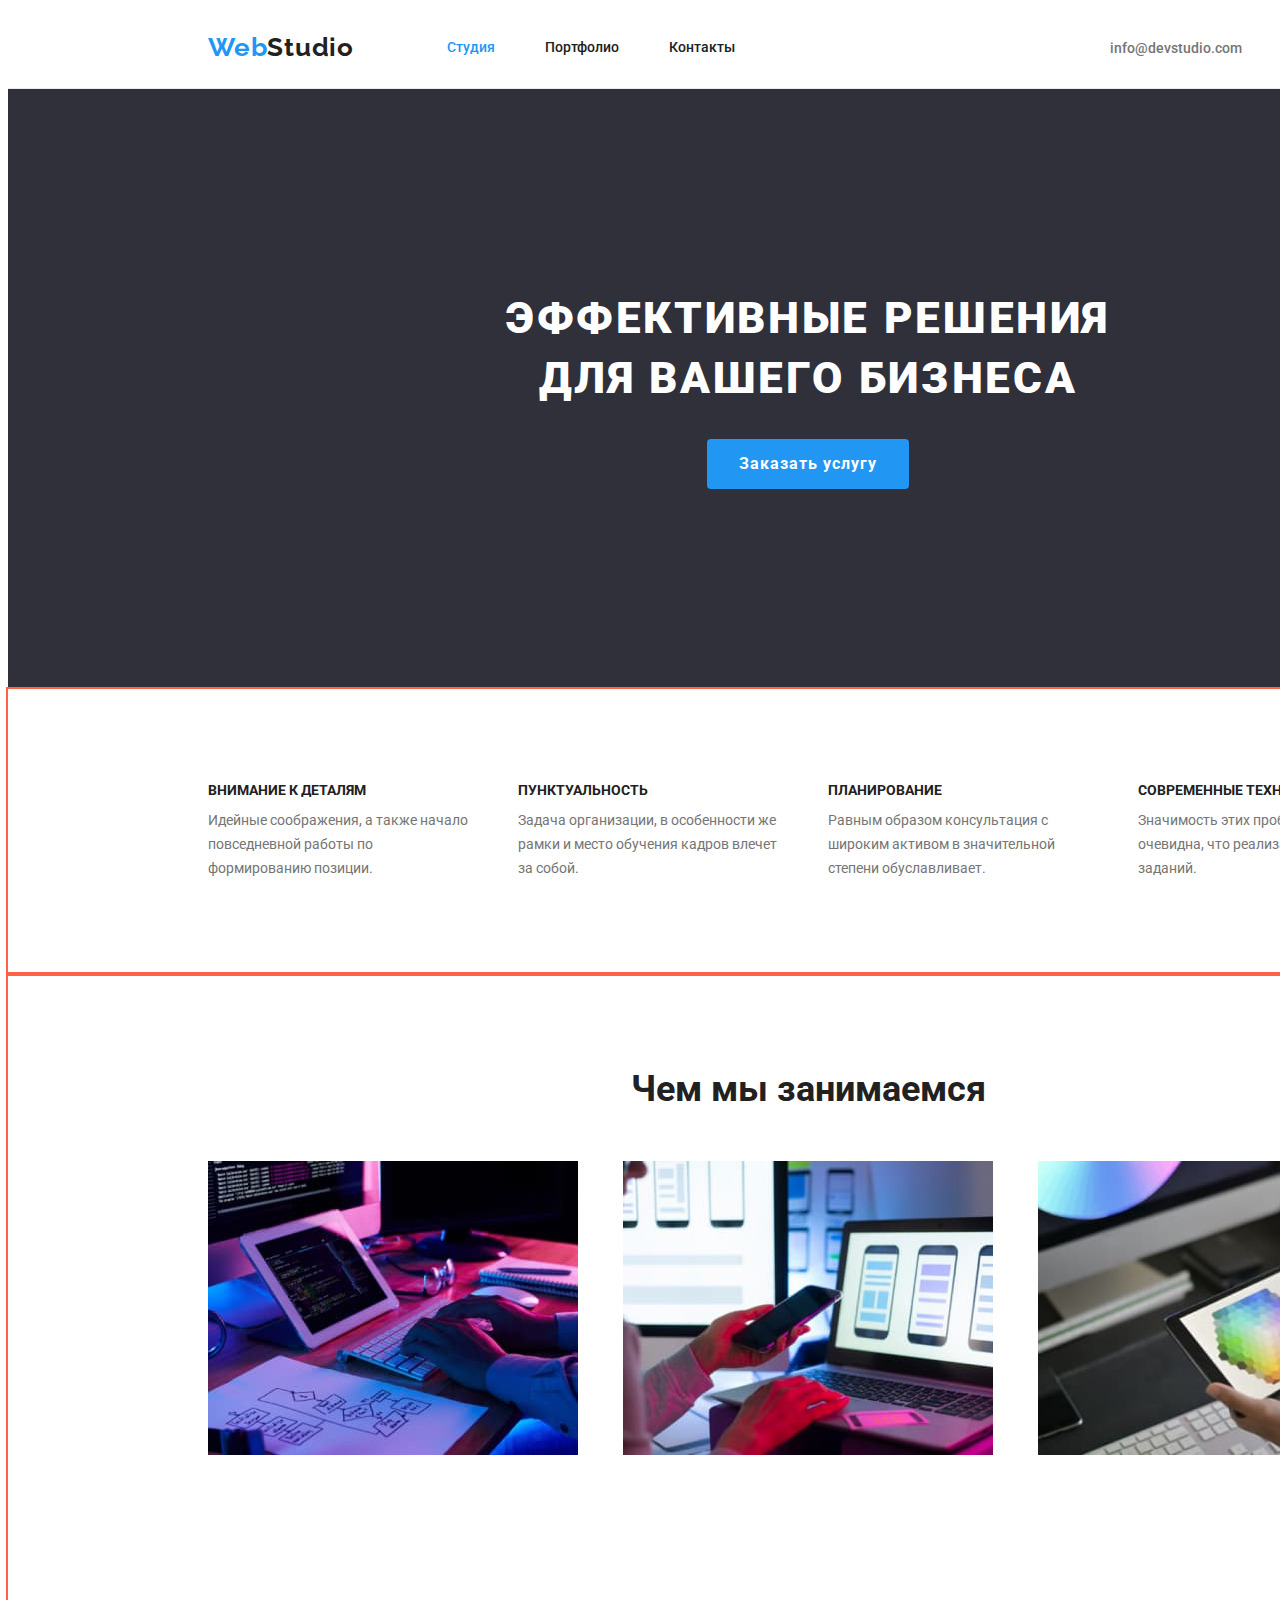
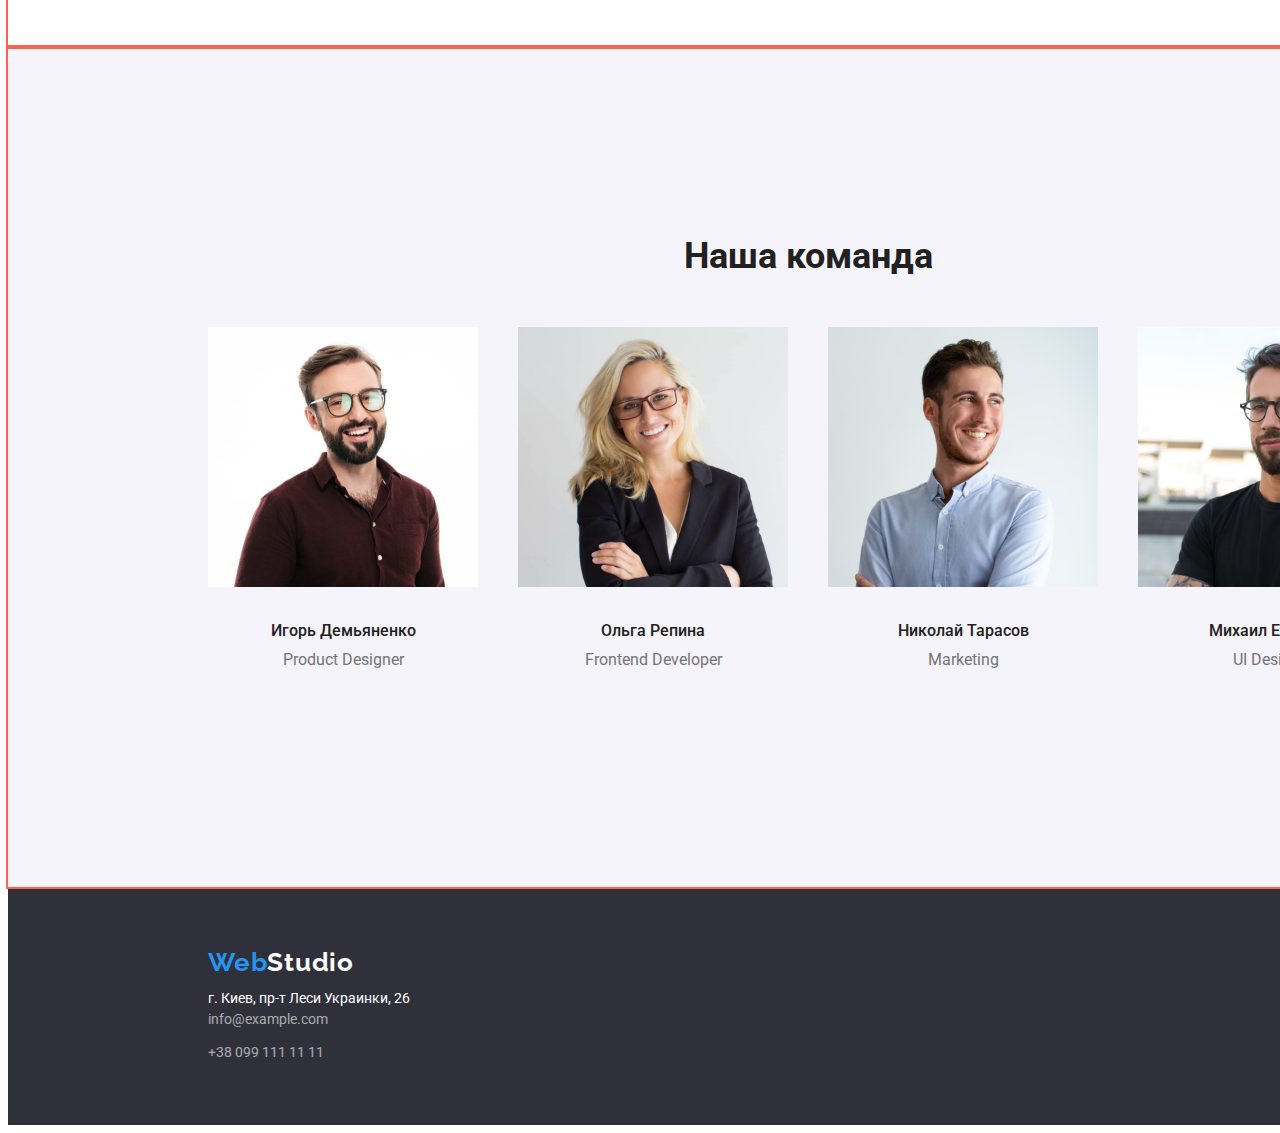
<file: index.html>
<!DOCTYPE html>
<html lang="ru">
<head>
    <meta charset="UTF-8">
    <meta http-equiv="X-UA-Compatible" content="IE=edge">
    <meta name="viewport" content="width=device-width, initial-scale=1.0">
    <title>Document</title>
    <link href="https://fonts.googleapis.com/css2?family=Raleway:wght@700&family=Roboto:wght@400;500;700;900&display=swap"
        rel="stylesheet">
        <link rel="stylesheet" href="https://cdnjs.cloudflare.com/ajax/libs/modern-normalize/1.1.0/modern-normalize.min.css"
            integrity="sha512-wpPYUAdjBVSE4KJnH1VR1HeZfpl1ub8YT/NKx4PuQ5NmX2tKuGu6U/JRp5y+Y8XG2tV+wKQpNHVUX03MfMFn9Q=="
            crossorigin="anonymous" referrerpolicy="no-referrer" />
    <link rel="stylesheet" href="./css/styles.css" />
</head>



<body>

    <!--Шапка-->

<header class="page-header">
        
    <div class="container">
        <a href="./index.html" class="logo list"><span class="web">Web</span><span class="studio">Studio</span></a>
<nav >
    <ul class="site-nav list">
        <li class="item"><a  href="" class="site-nav-link list current">Студия</a></li>
        <li class="item"><a  href="./portfolio.html" class="site-nav-link list">Портфолио</a></li>
        <li class="item"><a  href="" class="site-nav-link list">Контакты</a></li>
    </ul>
</nav>
<ul class="auth-nav list">
    <li class="item"><a href="mailto:info@devstudio.com" class="auth-nav-link list">info@devstudio.com</a></li>
    <li class="item"><a href="tel:+380961111111" class="auth-nav-link list">+38 096 111 11 11</a></li>
</ul>
</div>
</header>

<main>

    <!--Герой-->


<section class="hero-section">    
            <h1 class="hero-title">Эффективные решения для вашего бизнеса</h1>
            <button type="button" class="hero-button">Заказать услугу</button>
</section>


<!--Преимущества-->


<section class="benefit-section section">
<div class="container">
    <h2></h2>
    
<ul class="benefit-list list">
<li>
    <h3 class="benefit-title">Внимание к деталям</h3>
    <p class="benefit-text">Идейные соображения, а также начало повседневной работы по формированию позиции.</p>
</li>
<li>
    <h3 class="benefit-title">Пунктуальность</h3>
    <p class="benefit-text">Задача организации, в особенности же рамки и место обучения кадров влечет за собой.</p>
</li>
<li>
    <h3 class="benefit-title">Планирование</h3>
    <p class="benefit-text">Равным образом консультация с широким активом в значительной степени обуславливает.</p>
</li>
<li>
    <h3 class="benefit-title">Современные технологии</h3>
    <p class="benefit-text">Значимость этих проблем настолько очевидна, что реализация плановых заданий.</p>
</li>
</ul>
</div>
</section>


 <!--Чем мы занимаемся-->


 <section class="work-section section">
    <div class="container">
    <h2 class="work-title">Чем мы занимаемся</h2>
     <ul class="work-list list">
        <li><img src="./images/table.jpg" alt="рабочее место" width="370"></li>
        <li><img src="./images/phone.jpg" alt="изображение телефона" width="370"></li>
        <li><img src="./images/tablet.jpg" alt="изображение планшета" width="370"></li>
     </ul>
    </div>
</section>


     <!--Наша команда-->


 <section class="section team-section ">
    <div class="container">
     <h2 class="team-title">Наша команда</h2>
     <ul class="team-list list">
        <li class="item"><img src="./images/team1.jpg" alt="фото человека" width="270"><h3 class="name">Игорь Демьяненко</h3><p class="position" lang="en">Product Designer</p></li>
        <li class="item"><img src="./images/team2.jpg" alt="фото человека" width="270"><h3 class="name">Ольга Репина</h3><p class="position" lang="en">Frontend Developer</p></li>
        <li class="item"><img src="./images/team3.jpg" alt="фото человека" width="270"><h3 class="name">Николай Тарасов</h3><p class="position" lang="en">Marketing</p></li>
        <li class="item"><img src="./images/team4.jpg" alt="фото человека" width="270"><h3 class="name">Михаил Ермаков</h3><p class="position" lang="en">UI Designer</p></li>
     </ul>
     
 </section>
</div>
</main>

<!--Футер-->


<footer class="footer-section">   
    <div class="container">
        <a href="" class="logo list"><span class="web">Web</span><span class="studio">Studio</span></a>
<address class="address-section">
    
<ul class=" address-list list">
    <li><a href="" class="address">г. Киев, пр-т Леси Украинки, 26</a></li>
    <li><a href="mailto:info@example.com" class="mail">info@example.com</a></li>
    <li><a href="tel:+380991111111" class="telephone">+38 099 111 11 11</a></li>
</ul>
</div>
</div>
</address>
</footer>
 
</body>
</html>
</file>
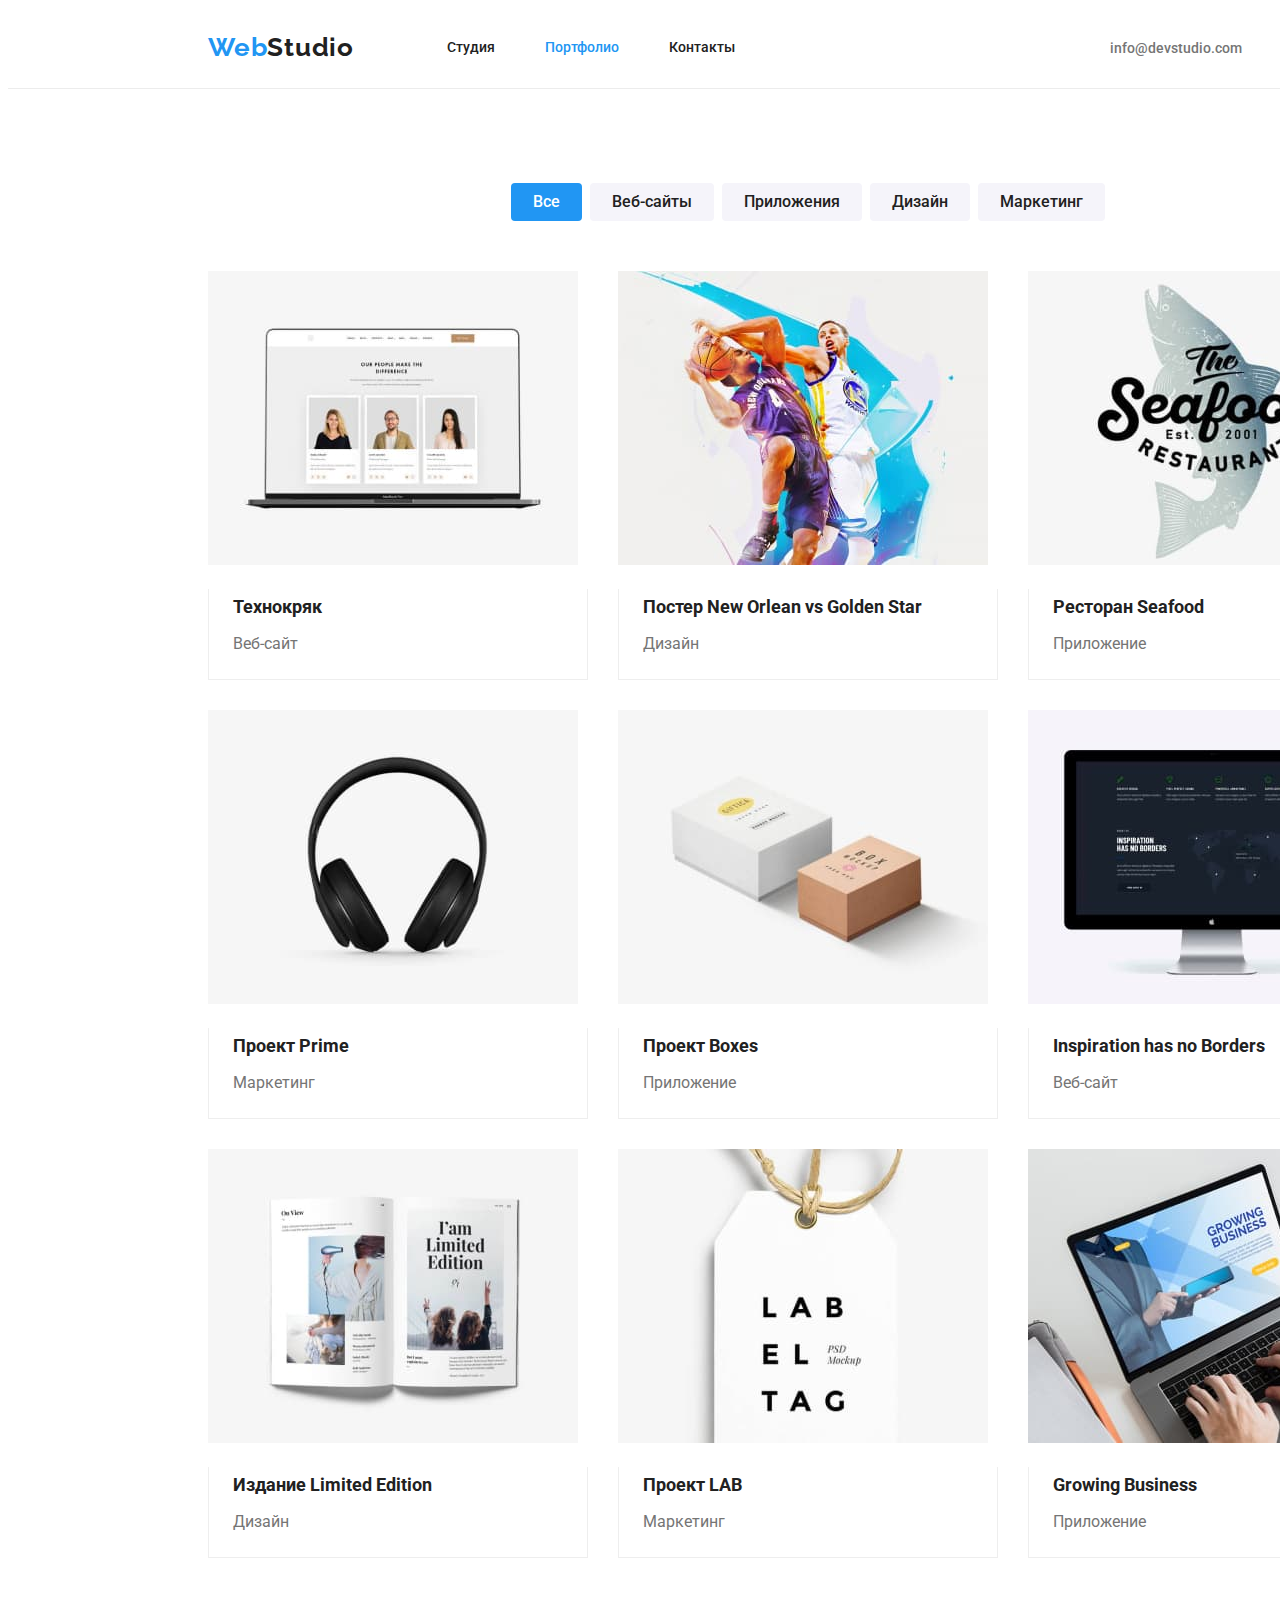
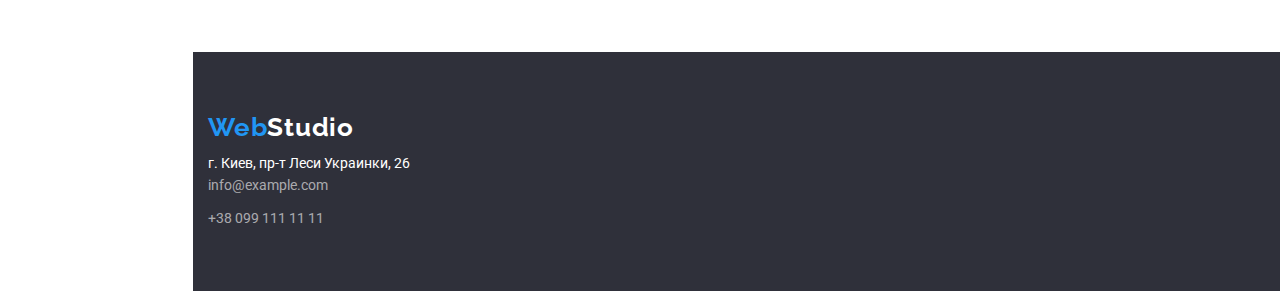
<file: portfolio.html>
<!DOCTYPE html>
<html lang="ru">

<head>
    <meta charset="UTF-8">
    <meta http-equiv="X-UA-Compatible" content="IE=edge">
    <meta name="viewport" content="width=device-width, initial-scale=1.0">
    <title>Document</title>
    <link href="https://fonts.googleapis.com/css2?family=Raleway:wght@700&family=Roboto:wght@400;500;700;900&display=swap"
        rel="stylesheet">
        <link rel="stylesheet" href="https://cdnjs.cloudflare.com/ajax/libs/modern-normalize/1.1.0/modern-normalize.min.css"
            integrity="sha512-wpPYUAdjBVSE4KJnH1VR1HeZfpl1ub8YT/NKx4PuQ5NmX2tKuGu6U/JRp5y+Y8XG2tV+wKQpNHVUX03MfMFn9Q=="
            crossorigin="anonymous" referrerpolicy="no-referrer" />
    <link rel="stylesheet" href="./css/styles.css" />
</head>
<body>

    <!--Шапка-->
    
    <header class="page-header">
        <div class="container main-header">
        <a href="./index.html" class="logo list"><span class="web">Web</span><span class="studio">Studio</span></a>
        <nav>
            <ul class="site-nav list">
                <li class="item"><a href="./index.html" class="site-nav-link list ">Студия</a></li>
                <li class="item"><a href="./portfolio.html" class="site-nav-link list current">Портфолио</a></li>
                <li class="item"><a href="" class="site-nav-link list">Контакты</a></li>
            </ul>
        </nav>
        <ul class="auth-nav list">
            <li class="item"><a href="mailto:info@devstudio.com" class="auth-nav-link list">info@devstudio.com</a></li>
            <li class="item"><a href="tel:+380961111111" class="auth-nav-link list">+38 096 111 11 11</a></li>
        </ul>
    </div>
    </header>


    <!--Портфолио-->

    <main>
    <section class="portfolio-section container">
        <h1></h1>
        <ul class="buttons list">
            <li> <button type="button" class="selected-button">Все</button></li>
            <li> <button type="button" class="main-button">Веб-сайты</button></li>
            <li> <button type="button" class="main-button">Приложения</button></li>
            <li> <button type="button" class="main-button">Дизайн</button></li>
            <li> <button type="button" class="main-button">Маркетинг</button></li>
        </ul>
        
        <ul class="our-projects list">
            <li class="item"><img src="./images/tehnokrak.jpg" alt="веб-сайт" width="370">
               <div class="cards">
                <h2 class="title">Технокряк</h2>
                <p class="text">Веб-сайт</p>
                </div>
            </li>
            <li class="item"><img src="./images/baskrtball.jpg" alt="баскетбольный постер" width="370">
                <div class="cards">
                <h2 class="title">Постер New Orlean vs Golden Star</h2>
                <p class="text">Дизайн</p>
                </div>
            </li>
            <li class="item"><img src="./images/seafood.jpg" alt="ресторан морепродуктов" width="370">
                <div class="cards">
                <h2 class="title">Ресторан Seafood</h2>
                <p class="text">Приложение</p>
                </div>
            </li>
            <li class="item"><img src="./images/prime.jpg" alt="наушники" width="370">
            <div class="cards">
                <h2 class="title">Проект Prime</h2>
                <p class="text">Маркетинг</p>
                </div>
            </li>
            <li class="item"><img src="./images/boxes.jpg" alt="коробки" width="370">
            <div class="cards">
                <h2 class="title">Проект Boxes</h2>
              <p class="text">Приложение</p>
            </div>
            </li>
            <li class="item"><img src="./images/noborders.jpg" alt="вдохновение без границ" width="370">
            <div class="cards">
                <h2 class="title">Inspiration has no Borders</h2>
            <p class="text">Веб-сайт</p>
            </div>
            </li>
            <li class="item"><img src="./images/limited.jpg" alt="издание ограничено" width="370">
            <div class="cards">
                <h2 class="title">Издание Limited Edition</h2>
             <p class="text">Дизайн</p>
            </div>
            </li>
            <li class="item"><img src="./images/lab.jpg" alt="бирка лаб" width="370">
            <div class="cards">
                <h2 class="title">Проект LAB</h2>
             <p class="text">Маркетинг</p>
            </div>
            </li>
            <li class="item"><img src="./images/growingbis.jpg" alt="растущий бизнес" width="370">
            <div class="cards">
                <h2 class="title">Growing Business</h2>
             <p class="text">Приложение</p>
            </div>
            </li>
        </ul>    
    </section>
    </main>

    <!--Футер-->
    <footer class="footer-section container">
        <a href="" class="logo list"><span class="web">Web</span><span class="studio">Studio</span></a>
        <address class="address-section">
            <ul class=" address-list list">
                <li><a href="" class="address">г. Киев, пр-т Леси Украинки, 26</a></li>
                <li><a href="mailto:info@example.com" class="mail">info@example.com</a></li>
                <li><a href="tel:+380991111111" class="telephone">+38 099 111 11 11</a></li>
            </ul>
        </address>
    </footer>
</body>
</file>
<file: css/styles.css>
:root { --primary-text-color: #212121;
        --accent-color: #2196F3;
        --secondary-text-color: #ffffff;}

body {  width: 1600px;
        
         background-color:var(--secondary-text-color);
         color: var(--primary-text-color);
         font-family: Roboto, sans-serif; 
         font-style: normal;
         font-weight: 400;
        }


.list { list-style: none; 
        text-decoration: none;}


h1,
h2,
h3,
h4,
h5,
h6,
p,
ul      {margin: 0px;
         padding: 0px;}

.section {
        padding: 94px 0px;
        margin: 0px;
        outline: 2px solid tomato;
}

.container {    
        width: 1200px;
        padding-left: 15px;
        padding-right: 15px;
        margin-left:  auto;
        margin-right: auto;
}

                /* header*/

.page-header {background-color: var(--secondary-text-color);
                border-bottom: 1px solid #ECECEC;   }

.page-header .container {display: flex;
                        align-items: center;}

.page-header .logo { font-family:Raleway ;
                        font-weight: 700;
                        font-size: 26px;
                        line-height: 1.2;
                        letter-spacing: 0.03em;
                        margin-right: 93px;     }

.page-header .web {color: var(--accent-color);}

.page-header .studio { color: var(--primary-text-color);}

.site-nav {display: flex;  }

.site-nav .item + .item{margin-left: 50px;}

.site-nav-link {color: var(--primary-text-color);
                font-weight: 500;
                font-size: 14px;
                line-height: 1.14;
                display: block;
                padding-bottom: 32px;
                padding-top: 32px;}

.site-nav-link.current,
.site-nav-link:focus, 
.site-nav-link:hover { color: var(--accent-color) ;}

.auth-nav {display: flex;
        margin-left: auto;}

.auth-nav .item + .item{margin-left: 50px;}

.auth-nav-link {color: #757575;
                font-weight: 500;
                font-size: 14px;
                line-height: 1.14;
        padding-bottom: 32px;
        padding-top: 32px; }

.auth-nav-link:hover,
.auth-nav-link:focus { color: var(--accent-color);}


                /*hero*/

.hero-section {background-color:#2F303A ;
                text-align: center;
                padding: 200px 0;  
                display: block;
                align-items: center; }

.hero-title {color: var(--secondary-text-color);
        
font-weight: 900;
font-size: 44px;
line-height: 1.36;
text-transform: uppercase;
letter-spacing: 0.06em;

text-align: center;
margin: 0 auto;
margin-bottom: 30px;
max-width: 696px;    }

.hero-button { display: block;
                padding: 10px 32px;
                margin: 0 auto;
                border: 1px;
                text-align: center;
                min-width: 200px;
                border-radius: 4px;
             

                background-color: var(--accent-color);
                color: var(--secondary-text-color);
                font-family: Roboto;
                font-style: normal;    
                font-weight: 700;
                font-size: 16px;  
                letter-spacing: 0.06em;
                line-height: 1.88;  }
        

           
            /*benefits*/


 .benefit-title {color: var(--primary-text-color);
                font-weight: 700;
                font-size: 14px;
                line-height: 1.14;
                text-transform: uppercase;

                margin-bottom: 10px;}    

 .benefit-text {color: #757575;
                font-size: 14px;
                line-height: 1.71;                
                width: 270px;}   

.benefit-list {margin-top: 0;
                margin-bottom: 0;
                display: flex;
                justify-content: space-between;}

.benefit-list li:not(:first-child) {
                margin-left: 30px;
}
    
    
            /*what we do*/

.work-title {           font-weight: 700;
                        font-size: 36px;
                        line-height: 1.17;
                        text-align: center;
                        margin-bottom: 50px;
                        }

.work-list {margin-bottom: 0px;
                margin-top: 0px;
                display: flex;
                justify-content: space-between; }

.work-list li {margin-bottom: 94px;}

.work-list li:not(:first-child) {
                margin-left: 30px;
                }

             /*our team*/


.team-section { background-color: #F5F4FA;}

.team-title {font-weight: 700;
                font-size: 36px;
                line-height: 1.17;
                text-align: center;
                padding-top: 94px;
                margin-bottom: 50px;}

.team-list {margin-bottom: 0px;
                margin-top: 0px;
                display: flex;
                justify-content: space-between;
                padding-bottom: 94px;}

.team-list img { margin-bottom: 30px;
                }


.team-list li:not(:first-child) {margin-left: 30px;}



.team-section .name { font-weight: 500;
                        font-size: 16px;
                        line-height: 1.19;
                        text-align: center;
                        margin-bottom: 10px;}

 .position {color: #757575;
                font-size: 16px;
                line-height: 1.19;
                text-align: center;
                margin-top: 0px;
                margin-bottom: 0px;
                padding-bottom: 30px;}



            /*footer*/

.footer-section {background-color: #2F303A;
                }


.footer-section .logo {font-family: Raleway;
                        font-weight: 700;
                        font-size: 26px;
                        line-height: 1.19;
                        letter-spacing: 0.03em;
                        
                        padding-top: 60px;
                        margin-bottom: 20px;
        }

.footer-section .web {color: var(--accent-color);}
.footer-section .studio { color: var(--secondary-text-color);}

.logo {display: block;        
        }

.address-list  { display: block;
                margin-top: 0px;        
                padding-left: 0px;}

.address-list .address {display: block;
        margin-bottom: 9px;
        color: var(--secondary-text-color);
        font-family: inherit;
        font-style: normal;
        text-decoration: none;
        font-weight: 400;
        font-size: 14px;
        line-height: 1.71px;
}

.mail,
.telephone {font-family: inherit;
                font-style:normal;
                text-decoration: none;
                        color: rgba(255, 255, 255, 0.6);
                        font-size: 14px;
                        line-height: 1.71;
                        }

.address-list .mail {  margin-bottom: 9px; display: block;  }

.address-list .telephone { display: block;
             padding-bottom: 60px;}
                        







            /* portfolio*/

.buttons {display: flex;
                padding-top: 94px;
                margin-top: 0px;
                margin-bottom: 50px;
                justify-content:center;
                
}
.buttons li { 
                
                border-color: transparent;}
.buttons li:not(:first-child) {margin-left: 8px;
                }

.main-button {
        background-color: #F5F4FA;
        color: var(--primary-text-color);
        font-family: Roboto;
        font-style: normal;
        font-weight: 500;
        font-size: 16px;
        line-height: 1.62;
        text-align: center;
        border: 1px;
        border-radius: 4px;
        padding: 6px 22px;}
.main-button:hover,
.main-button:focus { background-color: var(--accent-color); 
                        color: var(--secondary-text-color);}

.selected-button {background-color: var(--accent-color);
                        color: var(--secondary-text-color);
                        font-family: Roboto;
                        font-style: normal;
                        font-weight: 500;
                        font-size: 16px;
                        line-height: 1.62;
                        text-align: center; 
                        border: 1px;
                        border-radius: 4px;
                        padding: 6px 22px;}

.our-projects {display: flex;
                flex-wrap: wrap;
                margin-left: -30px;
                margin-top: -30px;
}
.our-projects .item {margin-left: 30px ;
                        margin-top: 30px;
                        flex-basis: calc((100% - 90px) / 3);}     
                        
                        
.our-projects .title { font-weight: 700;
                        font-size: 18px;
                        line-height: 2;
                        margin: 20px 24px 4px 24px;}

.our-projects .text {color: #757575;
        font-size: 16px;
        line-height: 1.88;
        margin-bottom: 20px;
        margin-left: 24px;
        margin-right: 24px;}

.cards {border-right: 1px solid #eeeeee;
        border-bottom: 1px solid #eeeeee;
        border-left: 1px solid #eeeeee;}

.our-projects .item:nth-last-child(-n + 3) { margin-bottom: 94px;}
</file>
